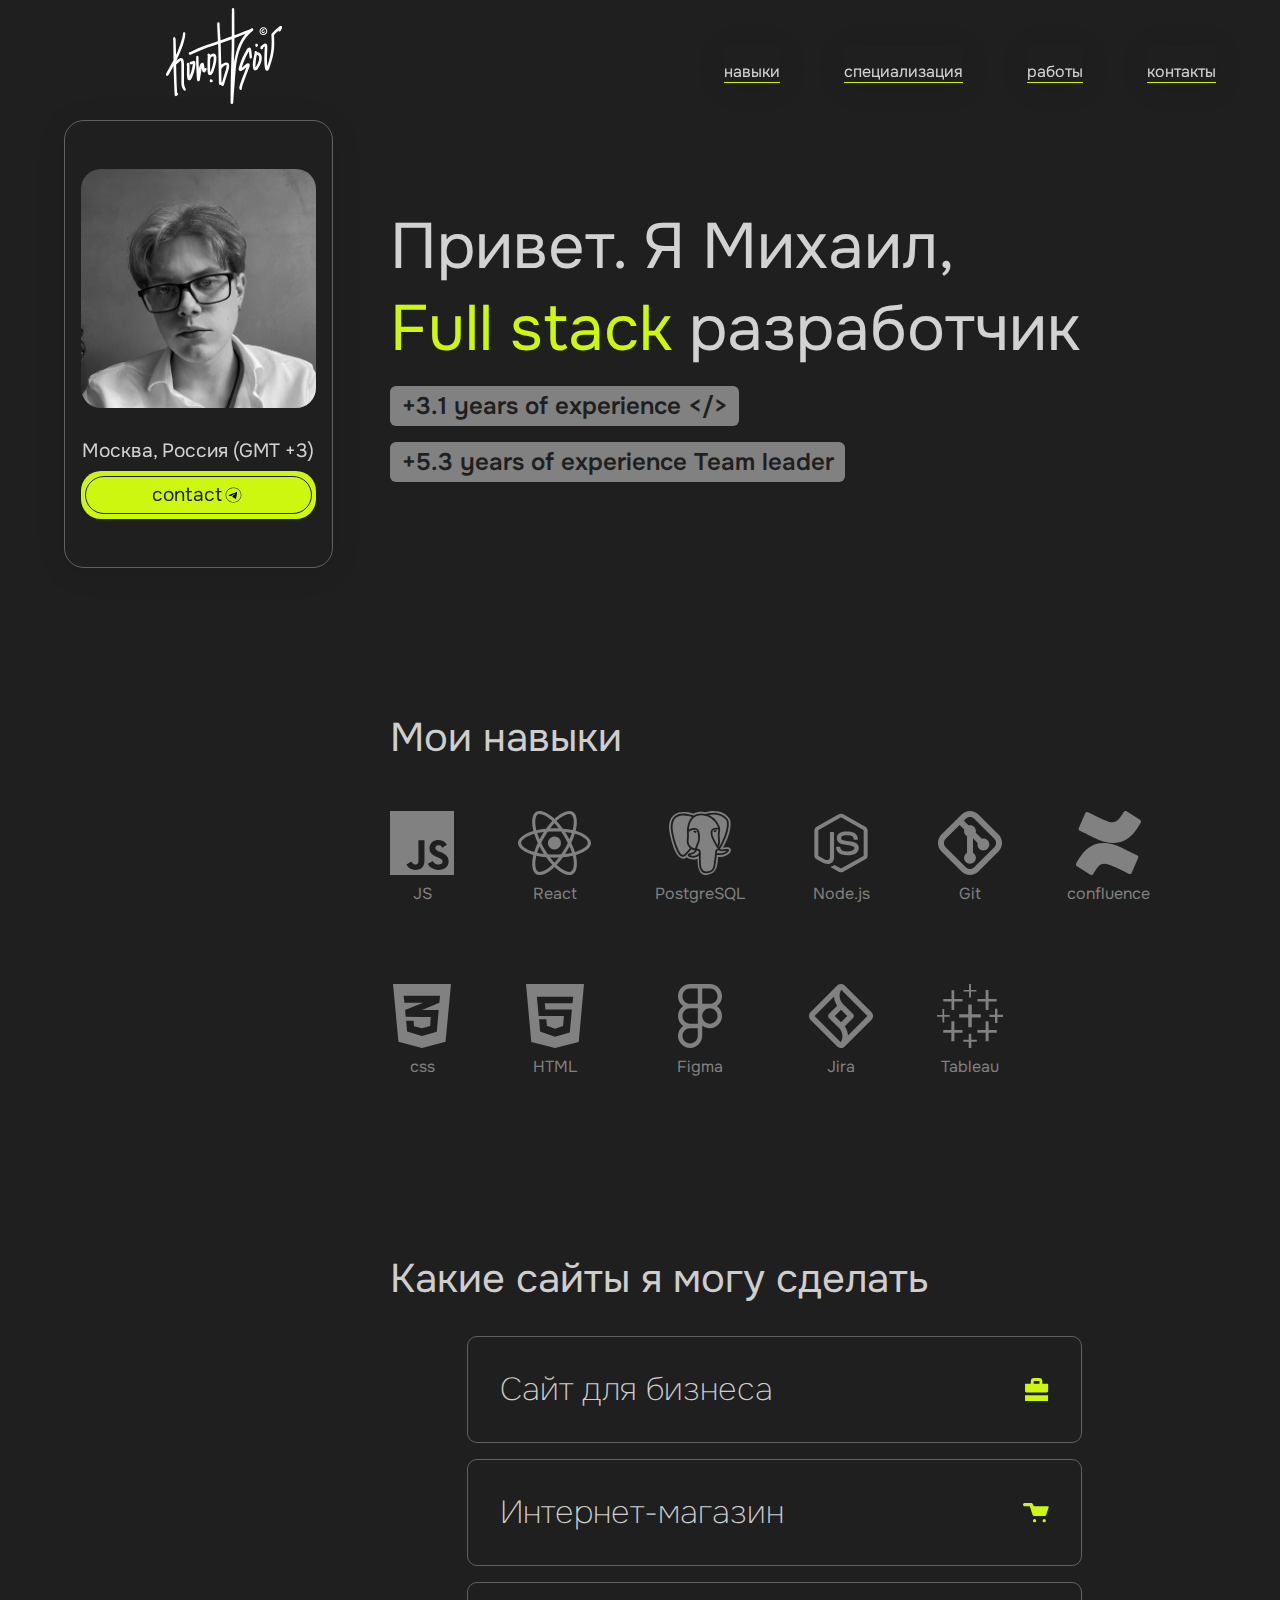
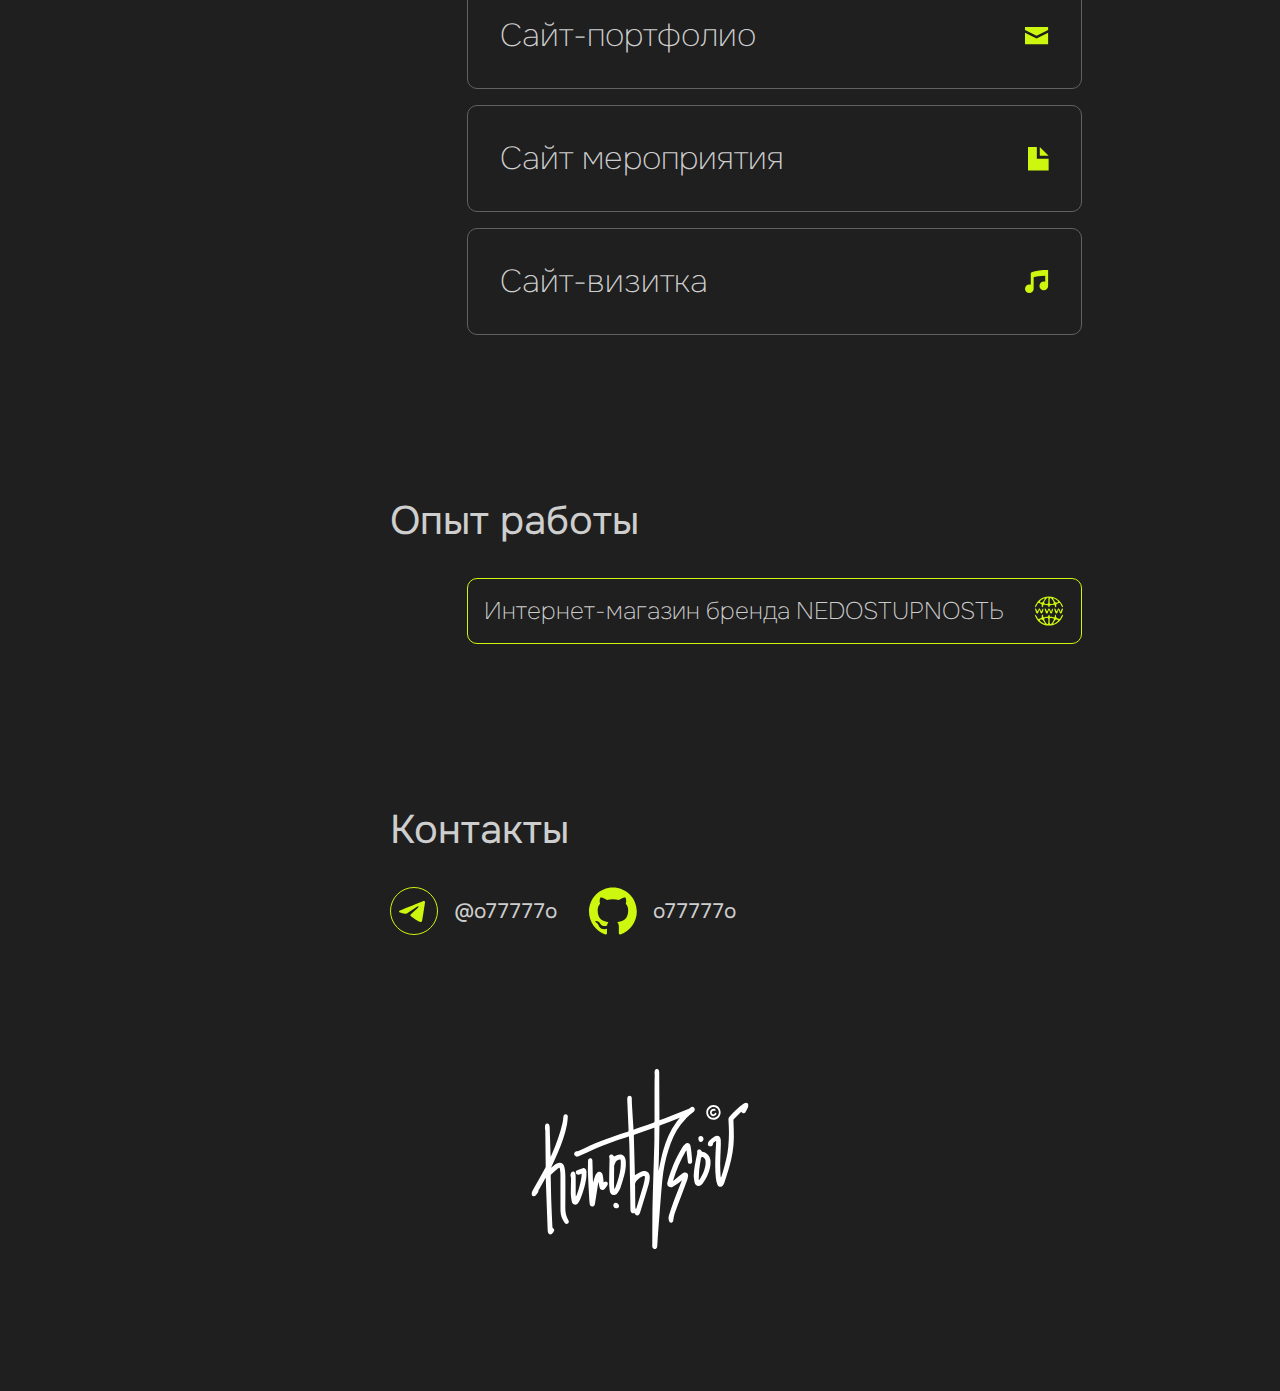
<file: index.html>
<!doctype html><html lang="en"><head><meta charset="utf-8"/><link rel="icon" href="/favicon.ico"/><meta name="viewport" content="width=device-width,initial-scale=1"/><meta name="theme-color" content="#000000"/><meta name="description" content="Коробцов Михаил — Fullstack разработчик. Узнайте больше о проектах и опыте Михаила. Contacts >>> tg: https://t.me/o77777o | gh: https://github.com/o77777o  "/><meta name="keywords" content="Михаил Коробцов, Fullstack разработчик, веб-разработка, Node.js, React, программирование, сайт на заказ"/><meta name="author" content="Михаил Коробцов"/><link rel="apple-touch-icon" href="/logo192.png"/><link rel="manifest" href="/manifest.json"/><title>KOROBTSOV | Fullstack dev</title><script type="text/javascript">!function(e,t,c,n,r,a,s){e[r]=e[r]||function(){(e[r].a=e[r].a||[]).push(arguments)},e[r].l=1*new Date;for(var i=0;i<document.scripts.length;i++)if(document.scripts[i].src===n)return;a=t.createElement(c),s=t.getElementsByTagName(c)[0],a.async=1,a.src=n,s.parentNode.insertBefore(a,s)}(window,document,"script","https://mc.yandex.ru/metrika/tag.js","ym"),ym(98742417,"init",{clickmap:!0,trackLinks:!0,accurateTrackBounce:!0,webvisor:!0})</script><noscript><div><img src="https://mc.yandex.ru/watch/98742417" style="position:absolute;left:-9999px" alt=""/></div></noscript><script defer="defer" src="/static/js/main.9c052e1b.js"></script><link href="/static/css/main.2f945c8a.css" rel="stylesheet"></head><body><div id="root"></div></body></html>
</file>
<file: static/css/main.2f945c8a.css>
@import url(https://fonts.googleapis.com/css2?family=Onest:wght@100..900&display=swap);:root{--border-mode:0px;--border-radius-20:20px;--general-ff:"Onest";--general-contrast-color:#cdf70e;--general-bg-color:#1f1f1f;--general-font-color:#fffc;--general-border-color:#616161;--one-width:20rem;--one-height:28rem;--one-weight-text:400;--general-skill-icon-color:#818181;--font-size-base-1:1.2rem;--font-size-base-2:1.3rem;--font-size-base-3:1.5rem;--font-size-base-4:2rem;--font-size-base-5:2.5rem;--font-size-base-6:4rem}html{background-color:#1f1f1f;background-color:var(--general-bg-color);border:0 solid red;border:var(--border-mode) solid red;color:#fffc;color:var(--general-font-color);display:flex;font-family:Onest;font-family:var(--general-ff);justify-content:center;scroll-behavior:smooth}body{border:0 solid blue;border:var(--border-mode) solid blue;width:90%}a{color:#fffc;color:var(--general-font-color);text-decoration:none}.logo{align-items:center;border:0 solid red;border:var(--border-mode) solid red;cursor:pointer;display:flex;justify-content:center;transition:.3s;-webkit-user-select:none;user-select:none;width:20rem;width:var(--one-width)}.logo:hover{transform:scale(1.1)}.logo:active{transform:scale(1.2)}.header{border:0 solid red;border:var(--border-mode) solid red;height:6rem;justify-content:space-between;margin-bottom:1rem;position:-webkit-sticky;position:sticky;top:0;z-index:10}.header,.header-btns{display:flex;flex-direction:row}.header-btns{align-items:center;transition:.3s}.burger-menu{display:none;transition:.3s}.ancor{backdrop-filter:blur(5px);-webkit-backdrop-filter:blur(5px);border-bottom:1px solid #cdf70e;border-bottom:1px solid var(--general-contrast-color);box-shadow:0 4px 30px #0000001a;cursor:pointer;margin:1rem 0 0 4rem;padding:1rem 0 0;transition:.3s;-webkit-user-select:none;user-select:none}.ancor:hover{border-bottom:1px solid #818181;border-bottom:1px solid var(--general-skill-icon-color)}.unit{backdrop-filter:blur(5px);-webkit-backdrop-filter:blur(5px);border:1px solid #616161;border:1px solid var(--general-border-color);border-radius:20px;border-radius:var(--border-radius-20);box-shadow:0 4px 30px #0000001a;display:flex;flex-direction:column;font-size:1.2rem;font-size:var(--font-size-base-1);height:28rem;height:var(--one-height);justify-content:center;left:0;position:-webkit-sticky;position:sticky;top:0;width:20rem;width:var(--one-width);z-index:11}.avatar,.unit{transition:.3s}.avatar{filter:grayscale(100%);margin:1rem}.avatar:hover{filter:grayscale(0)}.avatar *{border-radius:20px;border-radius:var(--border-radius-20);width:100%}.contacts{margin:.5rem 0}.contacts,.contacts *{display:flex;flex-direction:column}.contacts *{align-items:center}.btn{background-color:#cdf70e;background-color:var(--general-contrast-color);border-radius:20px;border-radius:var(--border-radius-20);cursor:pointer;height:3rem;justify-content:center;margin:.5rem 1rem;transition:.3s}.btn:hover{background-color:#818181;background-color:var(--general-skill-icon-color)}.border{border:1px solid #1f1f1f;border:1px solid var(--general-bg-color);border-radius:20px;border-radius:var(--border-radius-20);color:#1f1f1f;color:var(--general-bg-color);flex-direction:row;font-size:1.2rem;font-size:var(--font-size-base-1);height:80%;justify-content:center;width:97%}.tg-icon{width:10%}.face-page{border:0 solid #00fffb;border:var(--border-mode) solid #00fffb;display:flex}.about-me{border:0 solid #df0;border:var(--border-mode) solid #df0;flex:1 1;margin:0 5%}.contrast-text{color:#cdf70e;color:var(--general-contrast-color)}.block{border:0 solid #ff00e6;border:var(--border-mode) solid #ff00e6;padding:7rem 0 0}.block-contacts{display:flex}.block-footer{align-items:center;border:0 solid #ff00e6;border:var(--border-mode) solid #ff00e6;display:flex;flex-direction:row;height:28rem;height:var(--one-height);justify-content:center}.block-footer img{height:40%}.hello{border:0 solid #d900ff;border:var(--border-mode) solid #d900ff;display:flex;flex-direction:column;font-weight:400;font-weight:var(--one-weight-text);height:28rem;height:var(--one-height);justify-content:center}.tegs{display:flex;flex-wrap:wrap}.teg{background-color:#818181;background-color:var(--general-skill-icon-color);border-radius:6px;cursor:pointer;margin:0 1rem 1rem 0;padding:.3rem .7rem;transition:.1s;-webkit-user-select:none;user-select:none}.teg-text{color:#1f1f1f;color:var(--general-bg-color);font-size:1.5rem;font-size:var(--font-size-base-3);font-weight:600}.contact-teg:hover,.service-teg:hover,.skill-icon:hover,.teg:hover,.work-teg:hover{color:#cdf70e;color:var(--general-contrast-color);transform:scale(1.05)}.contact-teg:active,.service-teg:active,.skill-icon:active,.teg:active,.work-teg:active{transform:scale(1.1)}.hello-text{font-size:4rem;font-size:var(--font-size-base-6);margin:1rem 0}.block-header{font-size:2.5rem;font-size:var(--font-size-base-5);margin:2rem 0}.skills-icons{grid-gap:2rem;display:grid;gap:2rem;grid-template-columns:repeat(6,1fr);overflow-x:auto;width:60vw}.skill-icon{align-items:center;color:#818181;color:var(--general-skill-icon-color);display:flex;flex-direction:column;margin:1rem 2rem 2rem 0;transition:.1s}.skill-icon img{height:4rem;margin:0 0 .5rem}.service-teg{border:1px solid #616161;border:1px solid var(--general-border-color);border-radius:10px;font-size:2rem;font-size:var(--font-size-base-4);padding:2rem}.service-teg,.work-teg{align-items:center;cursor:pointer;display:flex;flex-direction:row;font-weight:100;justify-content:space-between;margin:0 10% 1rem;transition:.1s;-webkit-user-select:none;user-select:none}.work-teg{border:1px solid #cdf70e;border:1px solid var(--general-contrast-color);border-radius:10px;font-size:1.5rem;font-size:var(--font-size-base-3);padding:1rem}.work-teg img{height:2rem}.contact-teg{align-items:center;border:0 solid #d9ff00;border:var(--border-mode) solid #d9ff00;display:flex;flex-direction:row;font-size:1.3rem;font-size:var(--font-size-base-2);margin:0 1rem 0 0;transition:.1s}.contact-info{margin:0 1rem}*{box-sizing:border-box}@media (max-width:820px){:root{--border-radius-20:10px;--one-width:10rem;--one-height:20rem;--one-weight-text:400;--font-size-base-1:0.7rem;--font-size-base-2:1.1rem;--font-size-base-3:1rem;--font-size-base-4:1.3rem;--font-size-base-5:1.4rem;--font-size-base-6:2rem}.header{border:var(--border-mode) solid red;display:flex;flex-direction:row;height:3rem;justify-content:space-between;margin-bottom:1rem;position:-webkit-sticky;position:sticky;top:0;z-index:10}.ancor{margin:1rem 0 0 3rem}.unit{height:auto;left:calc(var(--one-width)*-.89);position:fixed;top:4rem;width:var(--one-width)}.unit.swiped{transform:translateX(var(--one-width))}.avatar{margin:.5rem}.btn{height:2rem}.header-btns{align-items:normal;display:none;flex-direction:column}.header-btns.active{display:flex}.burger-menu{display:block}.burger-menu.active{display:none}.about-me{margin:0}.hello-text{font-size:var(--font-size-base-6);margin:1rem 0}.tegs{display:flex;flex-wrap:wrap}.teg{background-color:var(--general-skill-icon-color);border-radius:6px;cursor:pointer;margin:0 .5rem .5rem 0;padding:.3rem .7rem;transition:.1s;-webkit-user-select:none;user-select:none}.teg-text{color:var(--general-bg-color);font-size:var(--font-size-base-3);font-weight:600}.block{border:var(--border-mode) solid #ff00e6;padding:3rem 0 0}.block-header{font-size:var(--font-size-base-5);margin:1rem 0}.skills-icons{gap:.5rem;width:85vw}.skill-icon{margin:1rem 1rem 1rem 0}.skill-icon img{height:3rem}.service-teg{margin:0 0 1rem;padding:1rem}.work-teg{margin:0 0 1rem;padding:.5rem}.contact-teg{margin:0 .5rem 0 0}.contact-info{margin:0 .5rem}}
/*# sourceMappingURL=main.2f945c8a.css.map*/
</file>
